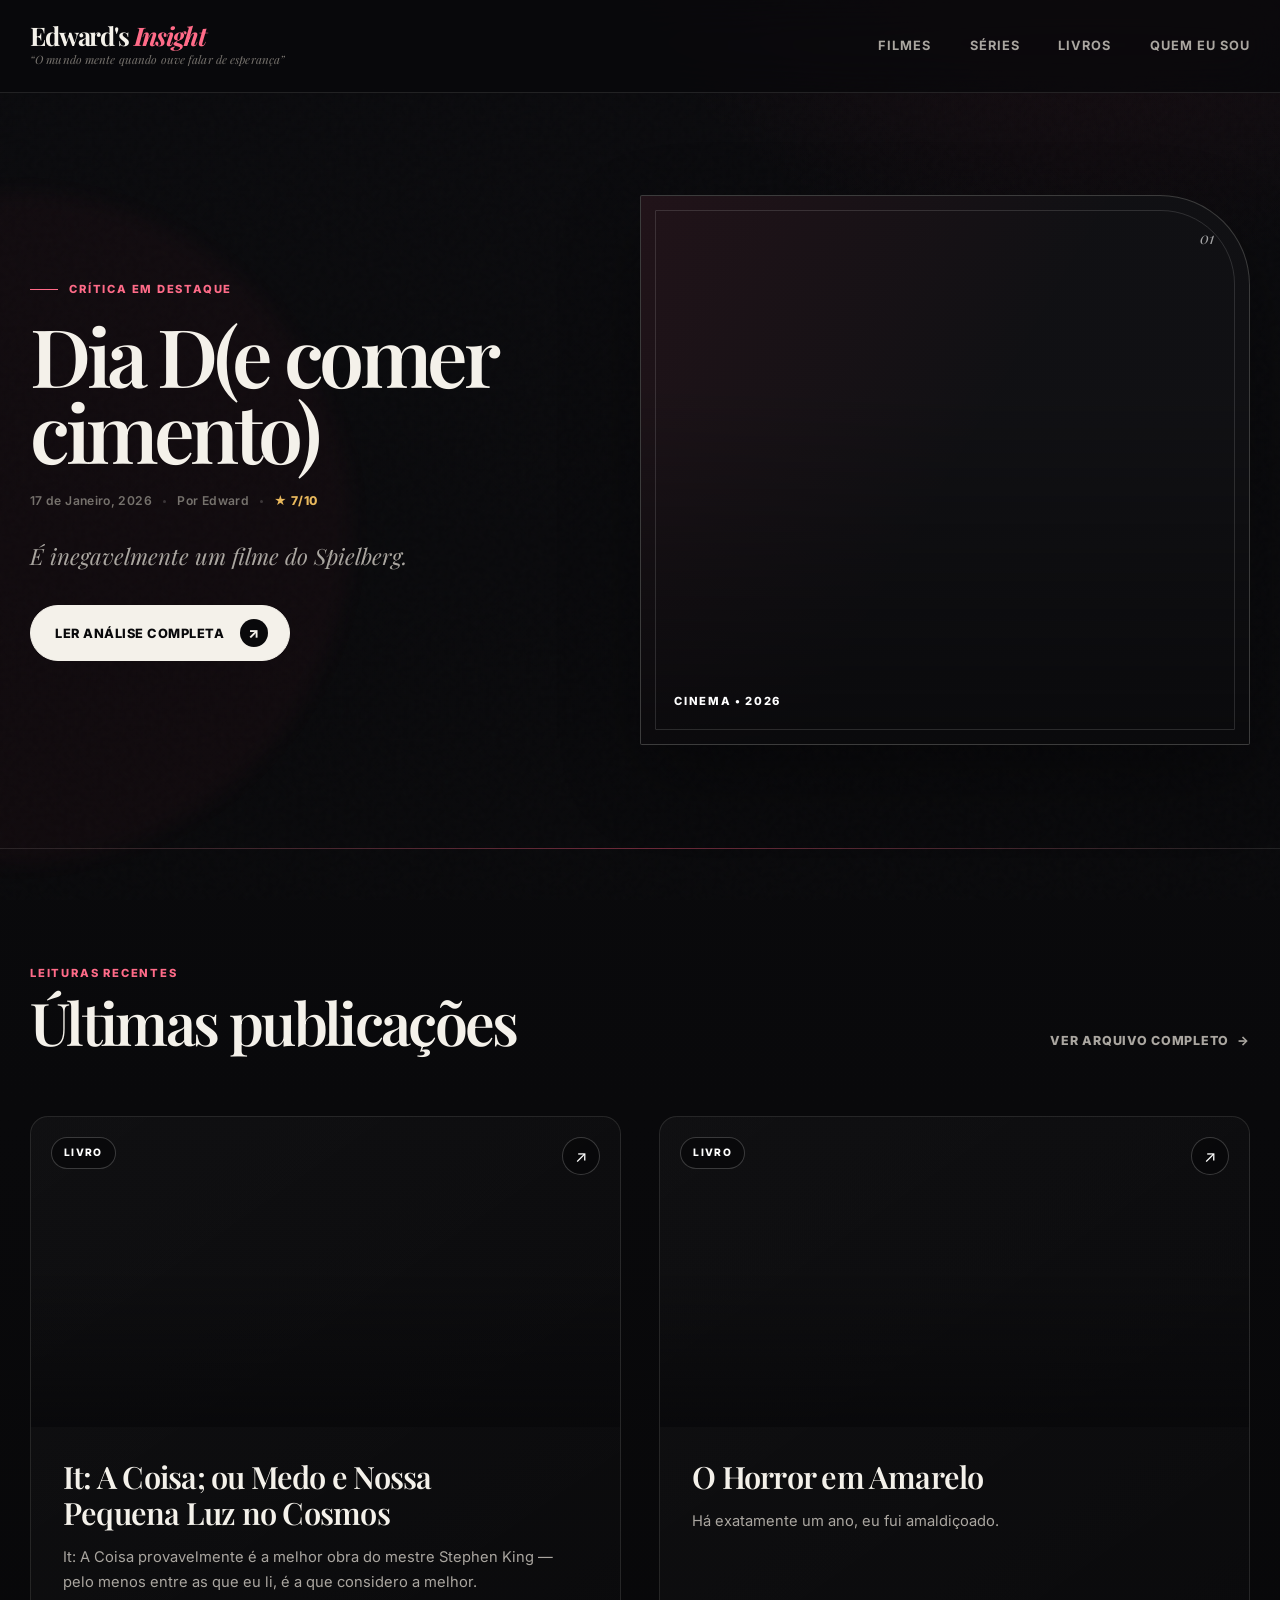
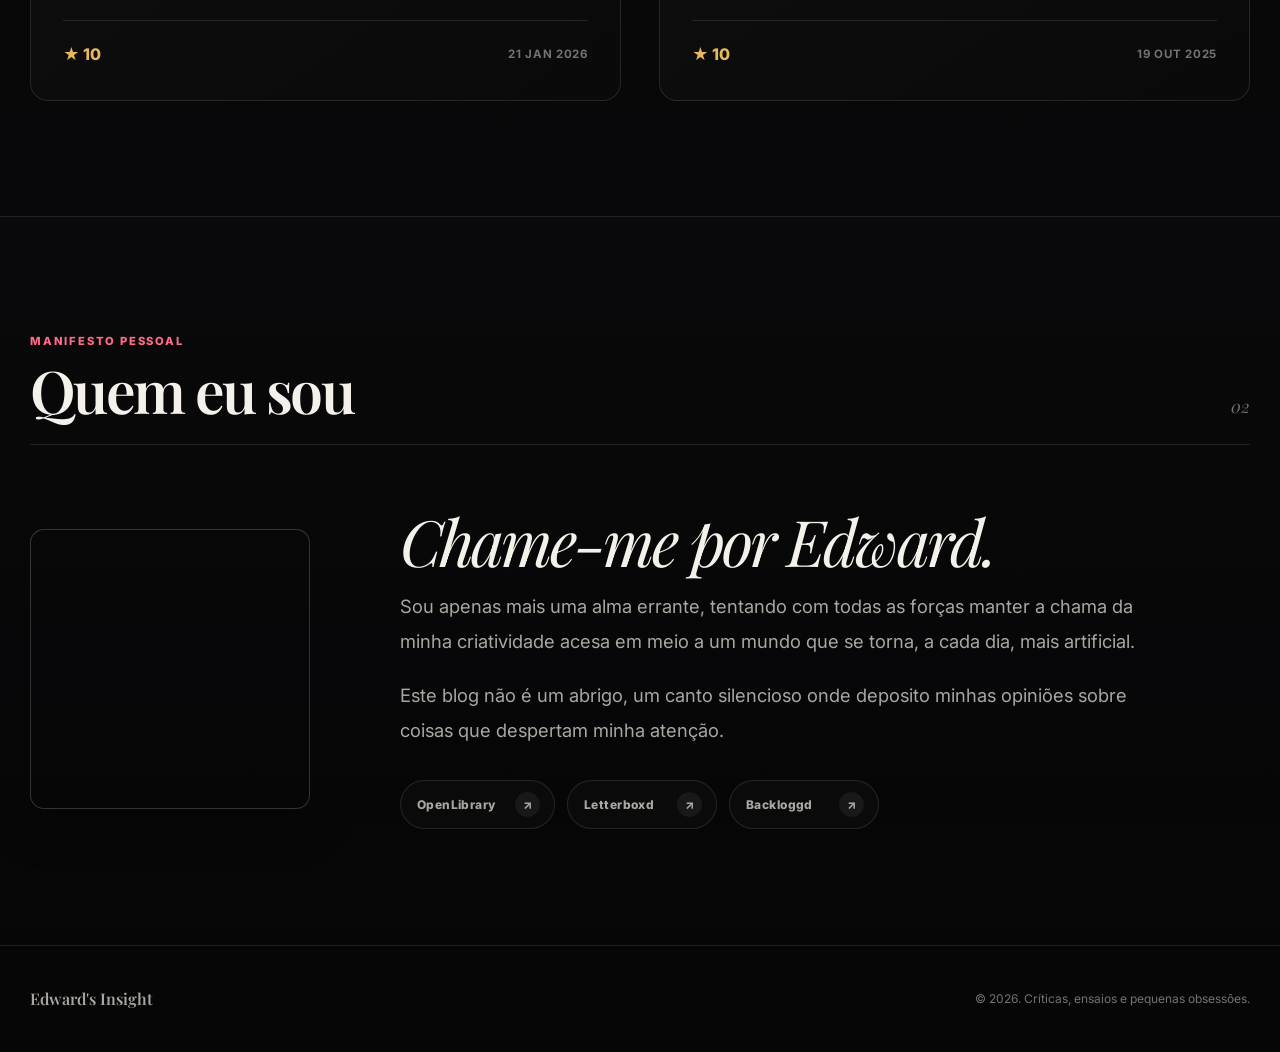
<file: index.html>
<!DOCTYPE html>
<html lang="pt-BR">
<head>
    <meta charset="UTF-8">
    <meta name="viewport" content="width=device-width, initial-scale=1.0">
    <meta name="theme-color" content="#09090b">
    <meta name="description" content="Edward's Insight — críticas e ensaios sobre filmes, séries, livros e cultura.">
    <title>Edward's Insight</title>
    <link rel="preconnect" href="https://fonts.googleapis.com">
    <link rel="preconnect" href="https://fonts.gstatic.com" crossorigin>
    <link href="https://fonts.googleapis.com/css2?family=Inter:wght@400;500;600;700;800&family=Playfair+Display:ital,wght@0,600;0,700;1,600&display=swap" rel="stylesheet">
    <link rel="stylesheet" href="style.css">
</head>
<body>
    <a class="skip-link" href="#conteudo">Pular para o conteúdo</a>
    <div class="ambient-glow" aria-hidden="true"></div>

    <header class="site-header">
        <div class="container nav-container">
            <div class="header-brand">
                <a href="index.html" class="logo" aria-label="Edward's Insight — página inicial">
                    Edward's <span>Insight</span>
                </a>
                <span class="citacao">“O mundo mente quando ouve falar de esperança”</span>
            </div>

            <nav class="menu" id="menu-principal" aria-label="Navegação principal">
                <a href="publicacoes.html?tag=filme">Filmes</a>
                <a href="publicacoes.html?tag=serie">Séries</a>
                <a href="publicacoes.html?tag=livro">Livros</a>
                <a href="#quem-sou-eu">Quem eu sou</a>
            </nav>

            <button class="menu-toggle" type="button" aria-label="Abrir menu" aria-controls="menu-principal" aria-expanded="false">
                <span></span>
                <span></span>
                <span></span>
            </button>
        </div>
    </header>

    <main id="conteudo">
        <section class="hero-shell">
            <div class="container hero">
                <div class="hero-grid">
                    <div class="hero-copy">
                        <p class="eyebrow"><span></span> Crítica em destaque</p>
                        <h1 class="hero-titulo">Dia D(e comer cimento)</h1>
                        <div class="meta" aria-label="Informações da publicação">
                            <span>17 de Janeiro, 2026</span>
                            <span class="meta-separator" aria-hidden="true"></span>
                            <span>Por Edward</span>
                            <span class="meta-separator" aria-hidden="true"></span>
                            <span class="nota">★ 7/10</span>
                        </div>
                        <p class="hero-resumo">É inegavelmente um filme do Spielberg.</p>
                        <a href="artigos/dia-d.html" class="btn">
                            Ler análise completa
                            <span aria-hidden="true">↗</span>
                        </a>
                    </div>

                    <a href="artigos/dia-d.html" class="hero-img-wrapper" aria-label="Ler Dia D(e comer cimento)">
                        <div class="hero-img" style="background-image: url('https://m.media-amazon.com/images/M/MV5BZDMzMDNiZDItYmM2MC00ZWEzLTliZDAtMGZjNTE2ZjVjYmJkXkEyXkFqcGc@._V1_FMjpg_UX1000_.jpg');"></div>
                        <div class="hero-img-overlay"></div>
                        <span class="hero-index" aria-hidden="true">01</span>
                        <span class="hero-image-label">Cinema • 2026</span>
                    </a>
                </div>
            </div>
        </section>

        <section class="container secao-conteudo" aria-labelledby="ultimas-publicacoes">
            <div class="secao-header">
                <div>
                    <p class="section-kicker">Leituras recentes</p>
                    <h2 class="secao-titulo" id="ultimas-publicacoes">Últimas publicações</h2>
                </div>
                <a href="publicacoes.html" class="secao-link">Ver arquivo completo <span aria-hidden="true">→</span></a>
            </div>

            <div class="grid-criticas">
                <article class="card">
                    <a href="artigos/it-serie.html" class="card-link">
                        <div class="card-img" style="background-image: url('https://blogger.googleusercontent.com/img/b/R29vZ2xl/AVvXsEgFKUwnUkqNeAth1HgjTE02t_tDlfTXIJB0loju9uPDyCNITVh2ySRMK10zmA19sbYZz03EWnmIUHeQOFtm_yA51IrLAlcfj9njVxH4b0obHz_Ozd2uHpbK78REOrAnr-iMw5kouBTcJn1EtJ16XWh7wxf2cvPBUgOrG4vjLDAB_hctxl1NTqbbFlYAZB8S/s1600/1000033085.jpg');">
                            <span class="card-tag">Livro</span>
                            <span class="card-arrow" aria-hidden="true">↗</span>
                        </div>
                        <div class="card-content">
                            <h3 class="card-titulo">It: A Coisa; ou Medo e Nossa Pequena Luz no Cosmos</h3>
                            <p class="card-resumo">It: A Coisa provavelmente é a melhor obra do mestre Stephen King — pelo menos entre as que eu li, é a que considero a melhor.</p>
                            <div class="card-footer">
                                <span class="nota">★ 10</span>
                                <time class="card-data" datetime="2026-01-21">21 Jan 2026</time>
                            </div>
                        </div>
                    </a>
                </article>

                <article class="card">
                    <a href="artigos/horror-em-amarelo.html" class="card-link">
                        <div class="card-img" style="background-image: url('https://blogger.googleusercontent.com/img/b/R29vZ2xl/AVvXsEiFDnD8z67GGnF-s6hKpj_prEW8hQm7ewB-X1jtVSBGwHzGWJQbJ6jT2U1hAUmMNIXkS3K8GuqwLOHyX2R-pKJ4xU77IoP63W0wJTDqHqoehyb1eLx3AXzcw4Y2yngd91Ul8_TxpV7jS0K-itjn5jR6amAvORm_9KVlvcJJZdZ10aA51wvpXo13y38NTB_N/s1536/1000198270.png');">
                            <span class="card-tag">Livro</span>
                            <span class="card-arrow" aria-hidden="true">↗</span>
                        </div>
                        <div class="card-content">
                            <h3 class="card-titulo">O Horror em Amarelo</h3>
                            <p class="card-resumo">Há exatamente um ano, eu fui amaldiçoado.</p>
                            <div class="card-footer">
                                <span class="nota">★ 10</span>
                                <time class="card-data" datetime="2025-10-19">19 Out 2025</time>
                            </div>
                        </div>
                    </a>
                </article>
            </div>
        </section>

        <section id="quem-sou-eu" class="about-shell">
            <div class="container secao-conteudo sobre-section">
                <div class="secao-header about-heading">
                    <div>
                        <p class="section-kicker">Manifesto pessoal</p>
                        <h2 class="secao-titulo">Quem eu sou</h2>
                    </div>
                    <span class="section-number" aria-hidden="true">02</span>
                </div>

                <div class="sobre-grid">
                    <div class="perfil-frame">
                        <div class="perfil-img" role="img" aria-label="Retrato de Edward" style="background-image: url('https://i.ibb.co/C5Znq2pF/IMG-20260616-191210-023.jpg');"></div>
                    </div>
                    <div class="sobre-conteudo">
                        <p class="sobre-destaque">Chame-me por Edward.</p>
                        <p class="sobre-texto">Sou apenas mais uma alma errante, tentando com todas as forças manter a chama da minha criatividade acesa em meio a um mundo que se torna, a cada dia, mais artificial.</p>
                        <p class="sobre-texto">Este blog não é um abrigo, um canto silencioso onde deposito minhas opiniões sobre coisas que despertam minha atenção.</p>
                        <div class="redes-sociais" aria-label="Redes sociais">
                            <a href="https://openlibrary.org/people/edward_a_gall/books/already-read" target="_blank" rel="noopener noreferrer" class="btn-social"><span>OpenLibrary</span><span aria-hidden="true">↗</span></a>
                            <a href="https://letterboxd.com/Edward_AGall/" target="_blank" rel="noopener noreferrer" class="btn-social"><span>Letterboxd</span><span aria-hidden="true">↗</span></a>
                            <a href="https://bckl.gg/o9Wh" class="btn-social"><span>Backloggd</span><span aria-hidden="true">↗</span></a>
                        </div>
                    </div>
                </div>
            </div>
        </section>
    </main>

    <footer>
        <div class="container footer-content">
            <a href="index.html" class="footer-logo">Edward's Insight</a>
            <p>&copy; 2026. Críticas, ensaios e pequenas obsessões.</p>
        </div>
    </footer>

    <script>
        const menuToggle = document.querySelector('.menu-toggle');
        const menu = document.querySelector('.menu');

        function closeMenu() {
            menu?.classList.remove('active');
            menuToggle?.classList.remove('active');
            menuToggle?.setAttribute('aria-expanded', 'false');
            menuToggle?.setAttribute('aria-label', 'Abrir menu');
        }

        menuToggle?.addEventListener('click', () => {
            const isOpen = menu?.classList.toggle('active');
            menuToggle.classList.toggle('active', isOpen);
            menuToggle.setAttribute('aria-expanded', String(isOpen));
            menuToggle.setAttribute('aria-label', isOpen ? 'Fechar menu' : 'Abrir menu');
        });

        menu?.querySelectorAll('a').forEach(link => link.addEventListener('click', closeMenu));
        document.addEventListener('keydown', event => {
            if (event.key === 'Escape') closeMenu();
        });
    </script>
</body>
</html>
</file>
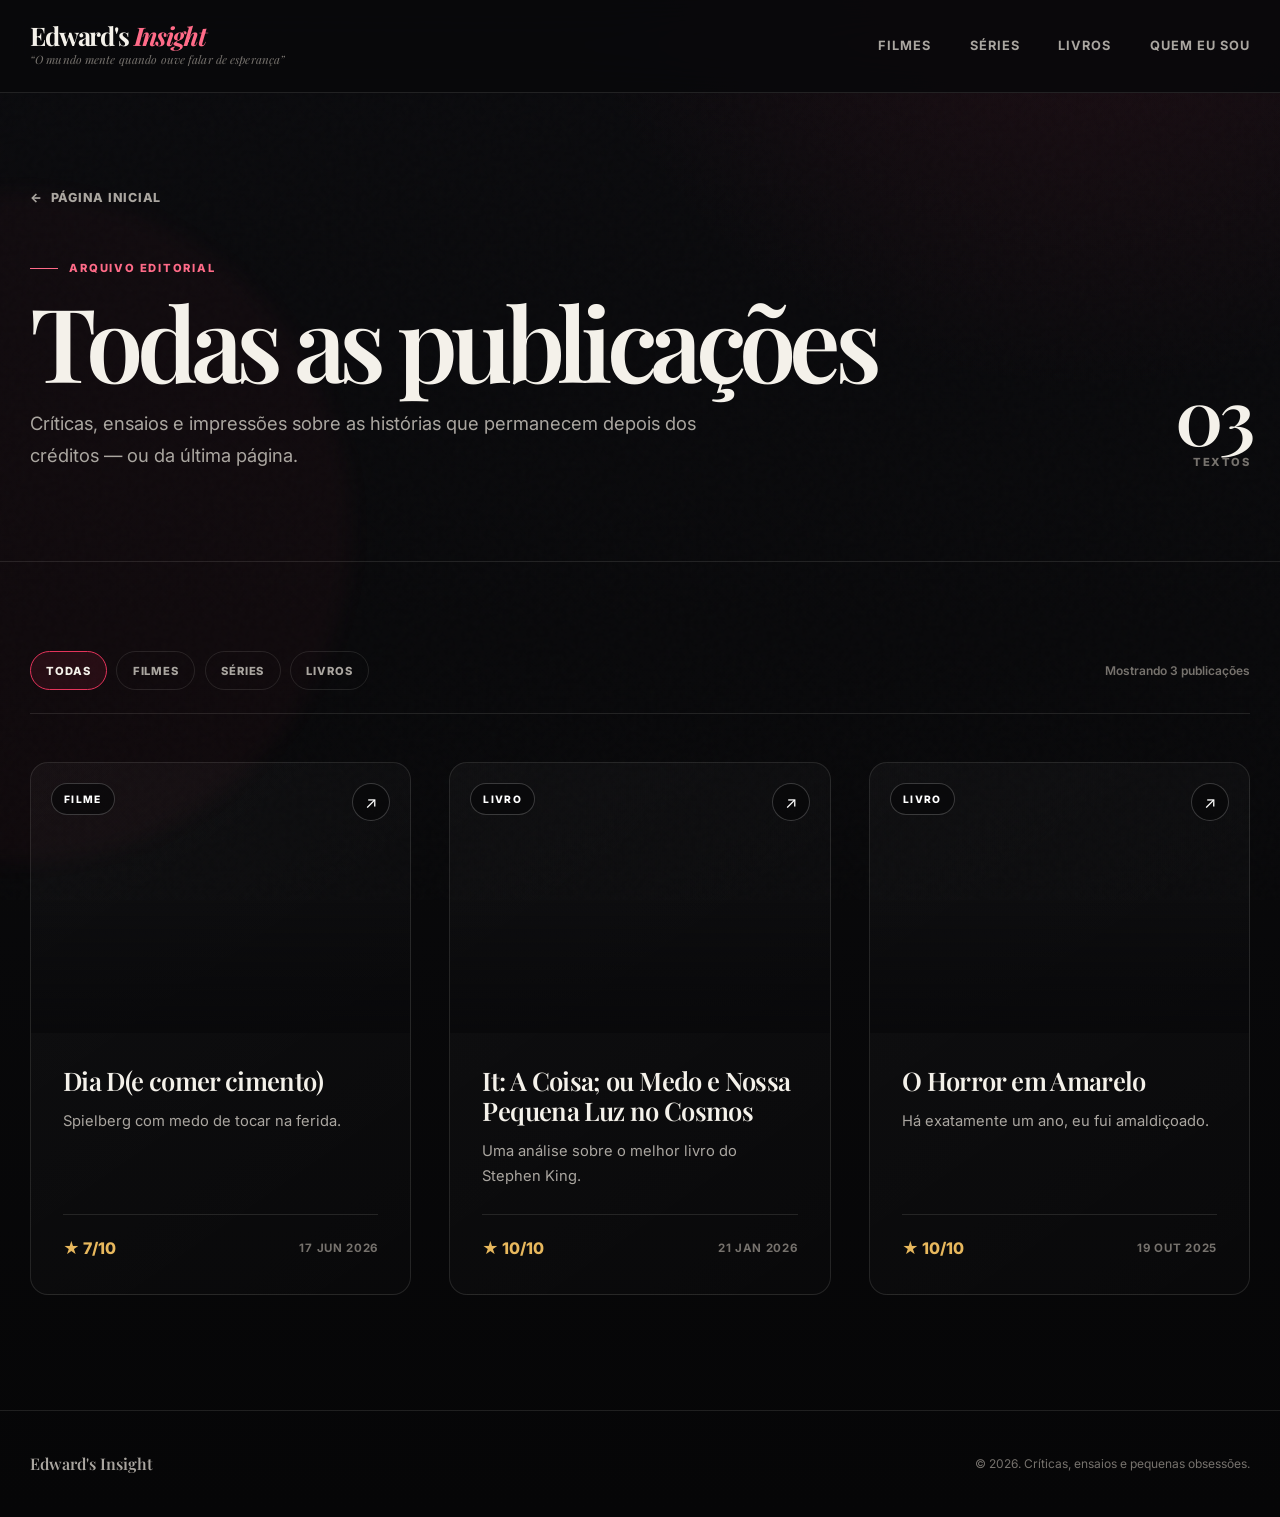
<file: publicacoes.html>
<!DOCTYPE html>
<html lang="pt-BR">
<head>
    <meta charset="UTF-8">
    <meta name="viewport" content="width=device-width, initial-scale=1.0">
    <meta name="theme-color" content="#09090b">
    <meta name="description" content="Arquivo de críticas e ensaios do Edward's Insight.">
    <title>Todas as Publicações | Edward's Insight</title>
    <link rel="preconnect" href="https://fonts.googleapis.com">
    <link rel="preconnect" href="https://fonts.gstatic.com" crossorigin>
    <link href="https://fonts.googleapis.com/css2?family=Inter:wght@400;500;600;700;800&family=Playfair+Display:ital,wght@0,600;0,700;1,600&display=swap" rel="stylesheet">
    <link rel="stylesheet" href="style.css">
</head>
<body class="feed-page">
    <a class="skip-link" href="#conteudo">Pular para o conteúdo</a>
    <div class="ambient-glow" aria-hidden="true"></div>

    <header class="site-header">
        <div class="container nav-container">
            <div class="header-brand">
                <a href="index.html" class="logo" aria-label="Edward's Insight — página inicial">
                    Edward's <span>Insight</span>
                </a>
                <span class="citacao">“O mundo mente quando ouve falar de esperança”</span>
            </div>

            <nav class="menu" id="menu-principal" aria-label="Navegação principal">
                <a href="publicacoes.html?tag=filme" data-nav-tag="filme">Filmes</a>
                <a href="publicacoes.html?tag=serie" data-nav-tag="serie">Séries</a>
                <a href="publicacoes.html?tag=livro" data-nav-tag="livro">Livros</a>
                <a href="index.html#quem-sou-eu">Quem eu sou</a>
            </nav>

            <button class="menu-toggle" type="button" aria-label="Abrir menu" aria-controls="menu-principal" aria-expanded="false">
                <span></span>
                <span></span>
                <span></span>
            </button>
        </div>
    </header>

    <main id="conteudo">
        <section class="archive-hero">
            <div class="container">
                <a href="index.html" class="breadcrumb"><span aria-hidden="true">←</span> Página inicial</a>
                <div class="archive-heading">
                    <div>
                        <p class="eyebrow"><span></span> Arquivo editorial</p>
                        <h1 class="archive-title">Todas as publicações</h1>
                        <p class="archive-description">Críticas, ensaios e impressões sobre as histórias que permanecem depois dos créditos — ou da última página.</p>
                    </div>
                    <span class="archive-count" aria-label="3 publicações"><strong>03</strong> textos</span>
                </div>
            </div>
        </section>

        <section class="container archive-content" aria-labelledby="titulo-feed">
            <div class="archive-toolbar">
                <h2 class="sr-only" id="titulo-feed">Lista de publicações</h2>
                <div class="filter-list" aria-label="Filtrar publicações">
                    <a href="publicacoes.html" class="filter-chip" data-filter="todas">Todas</a>
                    <a href="publicacoes.html?tag=filme" class="filter-chip" data-filter="filme">Filmes</a>
                    <a href="publicacoes.html?tag=serie" class="filter-chip" data-filter="serie">Séries</a>
                    <a href="publicacoes.html?tag=livro" class="filter-chip" data-filter="livro">Livros</a>
                </div>
                <p class="filter-status" aria-live="polite">Mostrando todas as publicações</p>
            </div>

            <div class="grid-criticas archive-grid">
                <article class="card" data-tag="filme">
                    <a href="artigos/dia-d.html" class="card-link">
                        <div class="card-img" style="background-image: url('https://m.media-amazon.com/images/M/MV5BZDMzMDNiZDItYmM2MC00ZWEzLTliZDAtMGZjNTE2ZjVjYmJkXkEyXkFqcGc@._V1_FMjpg_UX1000_.jpg');">
                            <span class="card-tag">Filme</span>
                            <span class="card-arrow" aria-hidden="true">↗</span>
                        </div>
                        <div class="card-content">
                            <h3 class="card-titulo">Dia D(e comer cimento)</h3>
                            <p class="card-resumo">Spielberg com medo de tocar na ferida.</p>
                            <div class="card-footer">
                                <span class="nota">★ 7/10</span>
                                <time class="card-data" datetime="2026-06-17">17 Jun 2026</time>
                            </div>
                        </div>
                    </a>
                </article>

                <article class="card" data-tag="livro">
                    <a href="artigos/it-serie.html" class="card-link">
                        <div class="card-img" style="background-image: url('https://blogger.googleusercontent.com/img/b/R29vZ2xl/AVvXsEgFKUwnUkqNeAth1HgjTE02t_tDlfTXIJB0loju9uPDyCNITVh2ySRMK10zmA19sbYZz03EWnmIUHeQOFtm_yA51IrLAlcfj9njVxH4b0obHz_Ozd2uHpbK78REOrAnr-iMw5kouBTcJn1EtJ16XWh7wxf2cvPBUgOrG4vjLDAB_hctxl1NTqbbFlYAZB8S/s1600/1000033085.jpg');">
                            <span class="card-tag">Livro</span>
                            <span class="card-arrow" aria-hidden="true">↗</span>
                        </div>
                        <div class="card-content">
                            <h3 class="card-titulo">It: A Coisa; ou Medo e Nossa Pequena Luz no Cosmos</h3>
                            <p class="card-resumo">Uma análise sobre o melhor livro do Stephen King.</p>
                            <div class="card-footer">
                                <span class="nota">★ 10/10</span>
                                <time class="card-data" datetime="2026-01-21">21 Jan 2026</time>
                            </div>
                        </div>
                    </a>
                </article>

                <article class="card" data-tag="livro">
                    <a href="artigos/horror-em-amarelo.html" class="card-link">
                        <div class="card-img" style="background-image: url('https://blogger.googleusercontent.com/img/b/R29vZ2xl/AVvXsEiFDnD8z67GGnF-s6hKpj_prEW8hQm7ewB-X1jtVSBGwHzGWJQbJ6jT2U1hAUmMNIXkS3K8GuqwLOHyX2R-pKJ4xU77IoP63W0wJTDqHqoehyb1eLx3AXzcw4Y2yngd91Ul8_TxpV7jS0K-itjn5jR6amAvORm_9KVlvcJJZdZ10aA51wvpXo13y38NTB_N/s1536/1000198270.png');">
                            <span class="card-tag">Livro</span>
                            <span class="card-arrow" aria-hidden="true">↗</span>
                        </div>
                        <div class="card-content">
                            <h3 class="card-titulo">O Horror em Amarelo</h3>
                            <p class="card-resumo">Há exatamente um ano, eu fui amaldiçoado.</p>
                            <div class="card-footer">
                                <span class="nota">★ 10/10</span>
                                <time class="card-data" datetime="2025-10-19">19 Out 2025</time>
                            </div>
                        </div>
                    </a>
                </article>
            </div>

            <div class="empty-state" hidden>
                <span class="empty-symbol" aria-hidden="true">✦</span>
                <h2>Nenhuma publicação por aqui — ainda.</h2>
                <p>Esta categoria aguarda sua primeira história.</p>
                <a href="publicacoes.html" class="secao-link">Ver todas as publicações →</a>
            </div>
        </section>
    </main>

    <footer>
        <div class="container footer-content">
            <a href="index.html" class="footer-logo">Edward's Insight</a>
            <p>&copy; 2026. Críticas, ensaios e pequenas obsessões.</p>
        </div>
    </footer>

    <script>
        const menuToggle = document.querySelector('.menu-toggle');
        const menu = document.querySelector('.menu');

        function closeMenu() {
            menu?.classList.remove('active');
            menuToggle?.classList.remove('active');
            menuToggle?.setAttribute('aria-expanded', 'false');
            menuToggle?.setAttribute('aria-label', 'Abrir menu');
        }

        menuToggle?.addEventListener('click', () => {
            const isOpen = menu?.classList.toggle('active');
            menuToggle.classList.toggle('active', isOpen);
            menuToggle.setAttribute('aria-expanded', String(isOpen));
            menuToggle.setAttribute('aria-label', isOpen ? 'Fechar menu' : 'Abrir menu');
        });

        menu?.querySelectorAll('a').forEach(link => link.addEventListener('click', closeMenu));
        document.addEventListener('keydown', event => {
            if (event.key === 'Escape') closeMenu();
        });

        window.addEventListener('DOMContentLoaded', () => {
            const params = new URLSearchParams(window.location.search);
            const tag = params.get('tag');
            const validTags = ['filme', 'serie', 'livro'];
            const activeFilter = validTags.includes(tag) ? tag : 'todas';
            const labels = { filme: 'filmes', serie: 'séries', livro: 'livros' };
            const cards = [...document.querySelectorAll('.card[data-tag]')];
            const title = document.querySelector('.archive-title');
            const description = document.querySelector('.archive-description');
            const status = document.querySelector('.filter-status');
            const count = document.querySelector('.archive-count strong');
            const grid = document.querySelector('.archive-grid');
            const emptyState = document.querySelector('.empty-state');

            document.querySelectorAll('.filter-chip').forEach(chip => {
                const isActive = chip.dataset.filter === activeFilter;
                chip.classList.toggle('active', isActive);
                if (isActive) chip.setAttribute('aria-current', 'page');
            });

            document.querySelectorAll('[data-nav-tag]').forEach(link => {
                if (link.dataset.navTag === activeFilter) link.setAttribute('aria-current', 'page');
            });

            const visibleCards = cards.filter(card => {
                const shouldShow = activeFilter === 'todas' || card.dataset.tag === activeFilter;
                card.hidden = !shouldShow;
                return shouldShow;
            });

            const amount = visibleCards.length;
            count.textContent = String(amount).padStart(2, '0');
            document.querySelector('.archive-count').setAttribute('aria-label', `${amount} ${amount === 1 ? 'publicação' : 'publicações'}`);

            if (activeFilter !== 'todas') {
                const category = labels[activeFilter];
                title.textContent = category.charAt(0).toUpperCase() + category.slice(1);
                description.textContent = `Todas as publicações da categoria ${category}, reunidas em um só lugar.`;
                status.textContent = `Mostrando ${amount} ${amount === 1 ? 'publicação' : 'publicações'} em ${category}`;
                document.title = `${title.textContent} | Edward's Insight`;
            } else {
                status.textContent = `Mostrando ${amount} ${amount === 1 ? 'publicação' : 'publicações'}`;
            }

            const hasResults = amount > 0;
            grid.hidden = !hasResults;
            emptyState.hidden = hasResults;
        });
    </script>
</body>
</html>
</file>
<file: style.css>
:root {
    --bg-principal: #09090b;
    --bg-profundo: #060607;
    --bg-elevado: #111114;
    --bg-card: rgba(20, 20, 24, 0.82);
    --texto-principal: #f4f1ea;
    --texto-secundario: #aaa6a0;
    --texto-suave: #76726d;
    --sotaque: #e4345b;
    --sotaque-claro: #ff6b88;
    --sotaque-glow: rgba(228, 52, 91, 0.18);
    --dourado: #e8b85d;
    --borda: rgba(244, 241, 234, 0.11);
    --borda-forte: rgba(244, 241, 234, 0.19);
    --fonte-padrao: 'Inter', -apple-system, BlinkMacSystemFont, 'Segoe UI', sans-serif;
    --fonte-destaque: 'Playfair Display', Georgia, serif;
    --sombra-card: 0 30px 80px rgba(0, 0, 0, 0.32);
    --raio: 18px;
    --container: 1220px;
}

*,
*::before,
*::after {
    box-sizing: border-box;
    margin: 0;
    padding: 0;
}

html {
    scroll-behavior: smooth;
    scroll-padding-top: 110px;
}

body {
    min-height: 100vh;
    overflow-x: hidden;
    background:
        radial-gradient(circle at 85% -10%, rgba(228, 52, 91, 0.11), transparent 34rem),
        linear-gradient(180deg, #0b0b0e 0%, var(--bg-principal) 42%, var(--bg-profundo) 100%);
    color: var(--texto-principal);
    font-family: var(--fonte-padrao);
    font-size: 16px;
    line-height: 1.65;
    -webkit-font-smoothing: antialiased;
    text-rendering: optimizeLegibility;
}

body::before {
    content: '';
    position: fixed;
    inset: 0;
    z-index: -2;
    opacity: 0.13;
    pointer-events: none;
    background-image: url("data:image/svg+xml,%3Csvg viewBox='0 0 180 180' xmlns='http://www.w3.org/2000/svg'%3E%3Cfilter id='n'%3E%3CfeTurbulence type='fractalNoise' baseFrequency='.85' numOctaves='3' stitchTiles='stitch'/%3E%3C/filter%3E%3Crect width='100%25' height='100%25' filter='url(%23n)' opacity='.14'/%3E%3C/svg%3E");
}

::selection {
    background: var(--sotaque);
    color: #fff;
}

a {
    color: inherit;
    text-decoration: none;
}

button,
a {
    -webkit-tap-highlight-color: transparent;
}

img {
    max-width: 100%;
}

[hidden] {
    display: none !important;
}

.container {
    width: min(100% - 3rem, var(--container));
    margin-inline: auto;
}

.sr-only {
    position: absolute;
    width: 1px;
    height: 1px;
    padding: 0;
    margin: -1px;
    overflow: hidden;
    clip: rect(0, 0, 0, 0);
    white-space: nowrap;
    border: 0;
}

.skip-link {
    position: fixed;
    top: 1rem;
    left: 1rem;
    z-index: 1000;
    padding: 0.75rem 1rem;
    border-radius: 10px;
    background: var(--texto-principal);
    color: var(--bg-principal);
    font-size: 0.85rem;
    font-weight: 700;
    transform: translateY(-160%);
    transition: transform 0.2s ease;
}

.skip-link:focus {
    transform: translateY(0);
}

.ambient-glow {
    position: fixed;
    top: 12rem;
    left: -20rem;
    z-index: -1;
    width: 42rem;
    height: 42rem;
    border-radius: 50%;
    background: rgba(228, 52, 91, 0.035);
    filter: blur(10px);
    pointer-events: none;
}

/* Header */
.site-header {
    position: sticky;
    top: 0;
    z-index: 100;
    border-bottom: 1px solid var(--borda);
    background: rgba(9, 9, 11, 0.76);
    backdrop-filter: blur(22px) saturate(1.25);
    -webkit-backdrop-filter: blur(22px) saturate(1.25);
}

.nav-container {
    display: flex;
    align-items: center;
    justify-content: space-between;
    min-height: 92px;
    gap: 2rem;
}

.header-brand {
    display: flex;
    flex-direction: column;
    gap: 0.12rem;
}

.logo {
    width: fit-content;
    font-family: var(--fonte-destaque);
    font-size: clamp(1.35rem, 2vw, 1.72rem);
    font-weight: 700;
    letter-spacing: -0.045em;
    line-height: 1;
}

.logo span {
    color: var(--sotaque-claro);
    font-style: italic;
}

.citacao {
    color: var(--texto-suave);
    font-family: var(--fonte-destaque);
    font-size: 0.72rem;
    font-style: italic;
    letter-spacing: 0.01em;
}

.menu {
    display: flex;
    align-items: center;
    gap: clamp(1.5rem, 3vw, 2.75rem);
}

.menu a {
    position: relative;
    padding-block: 0.5rem;
    color: var(--texto-secundario);
    font-size: 0.8rem;
    font-weight: 700;
    letter-spacing: 0.08em;
    text-transform: uppercase;
    transition: color 0.25s ease;
}

.menu a::after {
    content: '';
    position: absolute;
    right: 0;
    bottom: 0;
    left: 0;
    height: 1px;
    background: var(--sotaque);
    transform: scaleX(0);
    transform-origin: right;
    transition: transform 0.3s ease;
}

.menu a:hover,
.menu a:focus-visible,
.menu a[aria-current='page'] {
    color: var(--texto-principal);
}

.menu a:hover::after,
.menu a:focus-visible::after,
.menu a[aria-current='page']::after {
    transform: scaleX(1);
    transform-origin: left;
}

.menu-toggle {
    display: none;
    width: 44px;
    height: 44px;
    border: 1px solid var(--borda);
    border-radius: 50%;
    background: rgba(255, 255, 255, 0.025);
    cursor: pointer;
    align-items: center;
    justify-content: center;
    flex-direction: column;
    gap: 5px;
}

.menu-toggle span {
    width: 18px;
    height: 1px;
    background: var(--texto-principal);
    transition: transform 0.25s ease, opacity 0.2s ease;
}

.menu-toggle.active span:nth-child(1) {
    transform: translateY(6px) rotate(45deg);
}

.menu-toggle.active span:nth-child(2) {
    opacity: 0;
}

.menu-toggle.active span:nth-child(3) {
    transform: translateY(-6px) rotate(-45deg);
}

/* Hero */
.hero-shell {
    position: relative;
    border-bottom: 1px solid var(--borda);
}

.hero-shell::after {
    content: '';
    position: absolute;
    right: 0;
    bottom: -1px;
    left: 0;
    height: 1px;
    background: linear-gradient(90deg, transparent, rgba(228, 52, 91, 0.38), transparent);
}

.hero {
    padding-block: clamp(4rem, 8vw, 7.5rem);
}

.hero-grid {
    display: grid;
    grid-template-columns: minmax(0, 0.92fr) minmax(420px, 1.08fr);
    align-items: center;
    gap: clamp(3rem, 7vw, 7rem);
}

.hero-copy {
    position: relative;
    z-index: 2;
}

.eyebrow,
.section-kicker {
    display: flex;
    align-items: center;
    gap: 0.7rem;
    color: var(--sotaque-claro);
    font-size: 0.7rem;
    font-weight: 800;
    letter-spacing: 0.16em;
    text-transform: uppercase;
}

.eyebrow span {
    width: 28px;
    height: 1px;
    background: currentColor;
}

.hero-titulo {
    max-width: 10ch;
    margin-block: 1.15rem 1.35rem;
    font-family: var(--fonte-destaque);
    font-size: clamp(3.2rem, 6.3vw, 6.25rem);
    font-weight: 600;
    letter-spacing: -0.055em;
    line-height: 0.95;
    text-wrap: balance;
}

.meta {
    display: flex;
    align-items: center;
    flex-wrap: wrap;
    gap: 0.7rem;
    color: var(--texto-suave);
    font-size: 0.76rem;
    font-weight: 600;
    letter-spacing: 0.03em;
}

.meta-separator {
    width: 3px;
    height: 3px;
    border-radius: 50%;
    background: var(--borda-forte);
}

.nota {
    color: var(--dourado);
    font-weight: 800;
}

.hero-resumo {
    max-width: 34rem;
    margin-block: 1.7rem 2rem;
    color: var(--texto-secundario);
    font-family: var(--fonte-destaque);
    font-size: clamp(1.15rem, 1.8vw, 1.4rem);
    font-style: italic;
    line-height: 1.55;
}

.btn {
    display: inline-flex;
    align-items: center;
    justify-content: center;
    gap: 1rem;
    min-height: 52px;
    padding: 0.8rem 1.3rem 0.8rem 1.5rem;
    border: 1px solid var(--texto-principal);
    border-radius: 999px;
    background: var(--texto-principal);
    color: var(--bg-principal);
    font-size: 0.8rem;
    font-weight: 800;
    letter-spacing: 0.04em;
    text-transform: uppercase;
    transition: transform 0.25s ease, box-shadow 0.25s ease, background 0.25s ease;
}

.btn span {
    display: grid;
    place-items: center;
    width: 28px;
    height: 28px;
    border-radius: 50%;
    background: var(--bg-principal);
    color: var(--texto-principal);
    font-size: 0.9rem;
    transition: transform 0.25s ease;
}

.btn:hover,
.btn:focus-visible {
    transform: translateY(-3px);
    box-shadow: 0 15px 45px rgba(228, 52, 91, 0.18);
}

.btn:hover span,
.btn:focus-visible span {
    transform: rotate(45deg);
}

.hero-img-wrapper {
    position: relative;
    isolation: isolate;
    min-height: 550px;
    overflow: hidden;
    border: 1px solid var(--borda-forte);
    border-radius: 2px 90px 2px 2px;
    background: var(--bg-elevado);
    box-shadow: var(--sombra-card);
}

.hero-img-wrapper::before {
    content: '';
    position: absolute;
    inset: 14px;
    z-index: 3;
    border: 1px solid rgba(255, 255, 255, 0.13);
    border-radius: 1px 74px 1px 1px;
    pointer-events: none;
}

.hero-img {
    position: absolute;
    inset: 0;
    background-position: center 24%;
    background-size: cover;
    filter: saturate(0.82) contrast(1.04);
    transform: scale(1.01);
    transition: transform 0.8s cubic-bezier(0.2, 0.7, 0, 1), filter 0.6s ease;
}

.hero-img-wrapper:hover .hero-img,
.hero-img-wrapper:focus-visible .hero-img {
    filter: saturate(1) contrast(1.03);
    transform: scale(1.055);
}

.hero-img-overlay {
    position: absolute;
    inset: 0;
    z-index: 1;
    background:
        linear-gradient(180deg, rgba(8, 8, 10, 0.04) 35%, rgba(8, 8, 10, 0.78) 100%),
        linear-gradient(120deg, rgba(228, 52, 91, 0.08), transparent 52%);
}

.hero-index {
    position: absolute;
    top: 1.8rem;
    right: 2.2rem;
    z-index: 4;
    color: rgba(255, 255, 255, 0.62);
    font-family: var(--fonte-destaque);
    font-size: 1rem;
    font-style: italic;
}

.hero-image-label {
    position: absolute;
    bottom: 2.1rem;
    left: 2.1rem;
    z-index: 4;
    color: #fff;
    font-size: 0.7rem;
    font-weight: 800;
    letter-spacing: 0.15em;
    text-transform: uppercase;
}

/* Sections */
.secao-conteudo {
    padding-block: clamp(4.8rem, 9vw, 8rem);
}

.secao-header {
    display: flex;
    align-items: flex-end;
    justify-content: space-between;
    gap: 2rem;
    margin-bottom: clamp(2.4rem, 5vw, 4rem);
}

.section-kicker {
    margin-bottom: 0.65rem;
}

.secao-titulo {
    font-family: var(--fonte-destaque);
    font-size: clamp(2.25rem, 4.6vw, 4.3rem);
    font-weight: 600;
    letter-spacing: -0.045em;
    line-height: 1;
}

.secao-link,
.breadcrumb {
    display: inline-flex;
    align-items: center;
    gap: 0.5rem;
    color: var(--texto-secundario);
    font-size: 0.78rem;
    font-weight: 800;
    letter-spacing: 0.06em;
    text-transform: uppercase;
    transition: color 0.25s ease, gap 0.25s ease;
}

.secao-link:hover,
.secao-link:focus-visible,
.breadcrumb:hover,
.breadcrumb:focus-visible {
    gap: 0.8rem;
    color: var(--texto-principal);
}

/* Cards */
.grid-criticas {
    display: grid;
    grid-template-columns: repeat(2, minmax(0, 1fr));
    gap: clamp(1.5rem, 3vw, 2.5rem);
}

.card {
    position: relative;
    min-width: 0;
    overflow: hidden;
    border: 1px solid var(--borda);
    border-radius: var(--raio);
    background: linear-gradient(145deg, rgba(255, 255, 255, 0.035), rgba(255, 255, 255, 0.012));
    transition: transform 0.35s cubic-bezier(0.2, 0.7, 0, 1), border-color 0.3s ease, box-shadow 0.35s ease;
}

.card::after {
    content: '';
    position: absolute;
    inset: 0;
    z-index: -1;
    background: radial-gradient(circle at 80% 15%, var(--sotaque-glow), transparent 35%);
    opacity: 0;
    transition: opacity 0.35s ease;
}

.card:hover,
.card:focus-within {
    z-index: 1;
    border-color: rgba(228, 52, 91, 0.38);
    box-shadow: var(--sombra-card);
    transform: translateY(-8px);
}

.card:hover::after,
.card:focus-within::after {
    opacity: 1;
}

.card-link {
    display: flex;
    min-height: 100%;
    flex-direction: column;
}

.card-img {
    position: relative;
    min-height: 310px;
    overflow: hidden;
    background-position: center;
    background-size: cover;
    filter: saturate(0.84);
    transition: filter 0.4s ease, transform 0.6s cubic-bezier(0.2, 0.7, 0, 1);
}

.card-img::after {
    content: '';
    position: absolute;
    inset: 0;
    background: linear-gradient(180deg, rgba(8, 8, 10, 0.02) 48%, rgba(8, 8, 10, 0.76));
}

.card:hover .card-img,
.card:focus-within .card-img {
    filter: saturate(1);
    transform: scale(1.025);
}

.card-tag {
    position: absolute;
    top: 1.25rem;
    left: 1.25rem;
    z-index: 2;
    padding: 0.42rem 0.75rem;
    border: 1px solid rgba(255, 255, 255, 0.2);
    border-radius: 999px;
    background: rgba(7, 7, 9, 0.66);
    backdrop-filter: blur(12px);
    color: #fff;
    font-size: 0.64rem;
    font-weight: 800;
    letter-spacing: 0.13em;
    text-transform: uppercase;
}

.card-arrow {
    position: absolute;
    top: 1.25rem;
    right: 1.25rem;
    z-index: 2;
    display: grid;
    place-items: center;
    width: 38px;
    height: 38px;
    border: 1px solid rgba(255, 255, 255, 0.2);
    border-radius: 50%;
    background: rgba(7, 7, 9, 0.66);
    backdrop-filter: blur(12px);
    color: #fff;
    transition: background 0.25s ease, transform 0.3s ease;
}

.card:hover .card-arrow,
.card:focus-within .card-arrow {
    background: var(--sotaque);
    transform: rotate(45deg);
}

.card-content {
    display: flex;
    flex: 1;
    flex-direction: column;
    padding: clamp(1.35rem, 2.8vw, 2rem);
}

.card-titulo {
    margin-bottom: 0.85rem;
    font-family: var(--fonte-destaque);
    font-size: clamp(1.45rem, 2.4vw, 2rem);
    font-weight: 600;
    letter-spacing: -0.025em;
    line-height: 1.18;
    text-wrap: balance;
}

.card-resumo {
    display: -webkit-box;
    overflow: hidden;
    margin-bottom: 1.6rem;
    color: var(--texto-secundario);
    font-size: 0.92rem;
    line-height: 1.7;
    -webkit-box-orient: vertical;
    -webkit-line-clamp: 3;
}

.card-footer {
    display: flex;
    align-items: center;
    justify-content: space-between;
    gap: 1rem;
    margin-top: auto;
    padding-top: 1.25rem;
    border-top: 1px solid var(--borda);
}

.card-data {
    color: var(--texto-suave);
    font-size: 0.72rem;
    font-weight: 700;
    letter-spacing: 0.06em;
    text-transform: uppercase;
}

/* About */
.about-shell {
    position: relative;
    border-top: 1px solid var(--borda);
    background: linear-gradient(180deg, rgba(255, 255, 255, 0.012), rgba(255, 255, 255, 0));
}

.sobre-section {
    border-bottom: 0;
}

.about-heading {
    padding-bottom: 1.5rem;
    border-bottom: 1px solid var(--borda);
}

.section-number {
    color: var(--texto-suave);
    font-family: var(--fonte-destaque);
    font-size: 1.1rem;
    font-style: italic;
}

.sobre-grid {
    display: grid;
    grid-template-columns: minmax(240px, 280px) minmax(0, 1fr);
    align-items: center;
    gap: clamp(3rem, 7vw, 6.5rem);
}

.perfil-frame {
    position: relative;
    width: 100%;
    max-width: 280px;
    aspect-ratio: 1;
}

.perfil-frame::before {
    display: none;
}

.perfil-img {
    position: relative;
    width: 100%;
    height: 100%;
    aspect-ratio: 1;
    border: 1px solid var(--borda-forte);
    border-radius: 14px;
    background-position: center;
    background-size: cover;
    box-shadow: 0 18px 45px rgba(0, 0, 0, 0.24);
    filter: saturate(0.9) contrast(1.02);
    transition: filter 0.35s ease, transform 0.35s ease;
}

.perfil-frame:hover .perfil-img {
    filter: saturate(1) contrast(1.02);
    transform: translateY(-3px);
}

.sobre-destaque {
    margin-bottom: 1rem;
    font-family: var(--fonte-destaque);
    font-size: clamp(2.3rem, 5vw, 4.8rem);
    font-style: italic;
    letter-spacing: -0.045em;
    line-height: 1;
}

.sobre-texto {
    max-width: 47rem;
    margin-bottom: 1.2rem;
    color: var(--texto-secundario);
    font-size: clamp(1rem, 1.7vw, 1.15rem);
    line-height: 1.9;
}

.redes-sociais {
    display: flex;
    flex-wrap: wrap;
    gap: 0.75rem;
    margin-top: 2rem;
}

.btn-social {
    display: inline-flex;
    align-items: center;
    justify-content: space-between;
    gap: 1.2rem;
    min-width: 150px;
    padding: 0.7rem 0.85rem 0.7rem 1rem;
    border: 1px solid var(--borda);
    border-radius: 999px;
    background: rgba(255, 255, 255, 0.02);
    color: var(--texto-secundario);
    font-size: 0.75rem;
    font-weight: 800;
    letter-spacing: 0.04em;
    transition: color 0.25s ease, border-color 0.25s ease, background 0.25s ease;
}

.btn-social span:last-child {
    display: grid;
    place-items: center;
    width: 25px;
    height: 25px;
    border-radius: 50%;
    background: rgba(255, 255, 255, 0.06);
    transition: transform 0.25s ease;
}

.btn-social:hover,
.btn-social:focus-visible {
    border-color: rgba(228, 52, 91, 0.5);
    background: rgba(228, 52, 91, 0.07);
    color: var(--texto-principal);
}

.btn-social:hover span:last-child,
.btn-social:focus-visible span:last-child {
    transform: rotate(45deg);
}

/* Archive */
.feed-page .site-header,
.artigo-page .site-header,
.feed-page > header,
.artigo-page > header {
    position: sticky;
    top: 0;
    background: rgba(9, 9, 11, 0.88);
    backdrop-filter: blur(22px) saturate(1.25);
    -webkit-backdrop-filter: blur(22px) saturate(1.25);
}

.archive-hero {
    padding-block: clamp(3.3rem, 7vw, 6.5rem);
    border-bottom: 1px solid var(--borda);
}

.breadcrumb {
    margin-bottom: 3.2rem;
}

.archive-heading {
    display: flex;
    align-items: flex-end;
    justify-content: space-between;
    gap: 3rem;
}

.archive-title {
    margin-block: 1.1rem 1.2rem;
    font-family: var(--fonte-destaque);
    font-size: clamp(3.7rem, 8vw, 7.5rem);
    font-weight: 600;
    letter-spacing: -0.065em;
    line-height: 0.9;
    text-wrap: balance;
}

.archive-description {
    max-width: 42rem;
    color: var(--texto-secundario);
    font-size: clamp(1rem, 1.7vw, 1.15rem);
    line-height: 1.75;
}

.archive-count {
    display: flex;
    flex-direction: column;
    align-items: flex-end;
    color: var(--texto-suave);
    font-size: 0.7rem;
    font-weight: 800;
    letter-spacing: 0.13em;
    text-transform: uppercase;
}

.archive-count strong {
    color: var(--texto-principal);
    font-family: var(--fonte-destaque);
    font-size: clamp(3.5rem, 6vw, 5.7rem);
    font-weight: 600;
    letter-spacing: -0.06em;
    line-height: 1;
}

.archive-content {
    padding-block: clamp(3rem, 7vw, 6rem) clamp(5rem, 9vw, 8rem);
}

.archive-toolbar {
    display: flex;
    align-items: center;
    justify-content: space-between;
    gap: 1.5rem;
    margin-bottom: 3rem;
    padding-bottom: 1.4rem;
    border-bottom: 1px solid var(--borda);
}

.filter-list {
    display: flex;
    flex-wrap: wrap;
    gap: 0.6rem;
}

.filter-chip {
    padding: 0.58rem 0.95rem;
    border: 1px solid var(--borda);
    border-radius: 999px;
    color: var(--texto-secundario);
    font-size: 0.7rem;
    font-weight: 800;
    letter-spacing: 0.08em;
    text-transform: uppercase;
    transition: border-color 0.25s ease, color 0.25s ease, background 0.25s ease;
}

.filter-chip:hover,
.filter-chip:focus-visible,
.filter-chip.active {
    border-color: var(--sotaque);
    background: rgba(228, 52, 91, 0.1);
    color: var(--texto-principal);
}

.filter-status {
    color: var(--texto-suave);
    font-size: 0.75rem;
    font-weight: 600;
}

.archive-grid {
    grid-template-columns: repeat(3, minmax(0, 1fr));
}

.archive-grid .card-img {
    min-height: 270px;
}

.archive-grid .card-titulo {
    font-size: clamp(1.25rem, 2vw, 1.65rem);
}

.empty-state {
    padding-block: 5rem;
    text-align: center;
}

.empty-symbol {
    display: block;
    margin-bottom: 1rem;
    color: var(--sotaque);
    font-size: 2rem;
}

.empty-state h2 {
    margin-bottom: 0.7rem;
    font-family: var(--fonte-destaque);
    font-size: clamp(2rem, 4vw, 3.4rem);
    font-weight: 600;
}

.empty-state p {
    margin-bottom: 1.5rem;
    color: var(--texto-secundario);
}

/* Article pages */
.reading-progress {
    position: fixed;
    top: 0;
    left: 0;
    z-index: 300;
    width: 100%;
    height: 2px;
    pointer-events: none;
}

.reading-progress span {
    display: block;
    width: 0;
    height: 100%;
    background: linear-gradient(90deg, var(--sotaque), var(--sotaque-claro));
    box-shadow: 0 0 18px rgba(228, 52, 91, 0.5);
}

.article-hero {
    position: relative;
    padding-block: clamp(3.2rem, 7vw, 6.5rem) clamp(2.6rem, 5vw, 4.5rem);
    border-bottom: 1px solid var(--borda);
}

.article-hero::after {
    content: '';
    position: absolute;
    right: 0;
    bottom: -1px;
    left: 0;
    height: 1px;
    background: linear-gradient(90deg, transparent, rgba(228, 52, 91, 0.35), transparent);
}

.article-hero-inner {
    width: min(100%, 960px);
    margin-inline: auto;
}

.article-back {
    margin-bottom: clamp(2.3rem, 5vw, 4rem);
}

.article-category {
    display: inline-flex;
    align-items: center;
    gap: 0.65rem;
    margin-bottom: 1.15rem;
    color: var(--sotaque-claro);
    font-size: 0.68rem;
    font-weight: 800;
    letter-spacing: 0.15em;
    text-transform: uppercase;
}

.article-category::before {
    content: '';
    width: 30px;
    height: 1px;
    background: currentColor;
}

.article-title,
.artigo-titulo {
    max-width: 16ch;
    margin-bottom: 1.4rem;
    font-family: var(--fonte-destaque);
    font-size: clamp(3rem, 7vw, 6.6rem);
    font-weight: 600;
    letter-spacing: -0.06em;
    line-height: 0.98;
    text-wrap: balance;
}

.article-deck,
.artigo-subtitulo {
    max-width: 750px;
    margin-top: 1.5rem;
    color: var(--texto-secundario);
    font-family: var(--fonte-destaque);
    font-size: clamp(1.15rem, 2.2vw, 1.55rem);
    font-style: italic;
    line-height: 1.55;
}

.article-meta {
    display: flex;
    align-items: center;
    flex-wrap: wrap;
    gap: 0.7rem;
    color: var(--texto-suave);
    font-size: 0.73rem;
    font-weight: 700;
    letter-spacing: 0.05em;
    text-transform: uppercase;
}

.article-meta .nota {
    letter-spacing: 0;
}

.article-cover,
.artigo-capa {
    width: min(100% - 3rem, 1120px);
    margin: clamp(2.5rem, 6vw, 5rem) auto 0;
}

.article-cover-frame {
    position: relative;
    overflow: hidden;
    aspect-ratio: 16 / 8.5;
    border: 1px solid var(--borda-forte);
    border-radius: 24px;
    background: var(--bg-elevado);
    box-shadow: 0 35px 90px rgba(0, 0, 0, 0.38);
}

.article-cover-frame::after {
    content: '';
    position: absolute;
    inset: 0;
    pointer-events: none;
    background: linear-gradient(180deg, transparent 62%, rgba(7, 7, 9, 0.42));
}

.article-cover img,
.artigo-capa img,
.article-cover-frame img {
    display: block;
    width: 100%;
    height: 100%;
    object-fit: cover;
    object-position: center;
    filter: saturate(0.9) contrast(1.02);
}

.article-cover figcaption,
.artigo-capa figcaption {
    margin-top: 0.8rem;
    color: var(--texto-suave);
    font-size: 0.72rem;
    line-height: 1.6;
    text-align: right;
}

.article-reading-area,
.artigo-container {
    width: min(100% - 3rem, 1080px);
    margin-inline: auto;
    padding-block: clamp(4rem, 8vw, 7.5rem);
}

.article-reading-grid {
    display: grid;
    grid-template-columns: 150px minmax(0, 760px);
    justify-content: center;
    gap: clamp(2.5rem, 6vw, 5rem);
}

.article-aside {
    align-self: start;
    position: sticky;
    top: 125px;
    padding-top: 0.2rem;
}

.article-aside-label {
    display: block;
    margin-bottom: 0.55rem;
    color: var(--texto-suave);
    font-size: 0.62rem;
    font-weight: 800;
    letter-spacing: 0.12em;
    text-transform: uppercase;
}

.article-aside-value {
    display: block;
    padding-bottom: 1.1rem;
    border-bottom: 1px solid var(--borda);
    color: var(--texto-secundario);
    font-family: var(--fonte-destaque);
    font-size: 1.05rem;
    font-style: italic;
    line-height: 1.35;
}

.article-aside-group + .article-aside-group {
    margin-top: 1.1rem;
}

.article-content,
.artigo-conteudo,
.conteudo-artigo,
.post-content {
    min-width: 0;
    color: #d3d0ca;
    font-family: Georgia, 'Times New Roman', serif;
    font-size: clamp(1.05rem, 1.45vw, 1.16rem);
    line-height: 1.95;
}

.article-content > *:first-child,
.artigo-conteudo > *:first-child,
.conteudo-artigo > *:first-child,
.post-content > *:first-child {
    margin-top: 0;
}

.article-content p,
.artigo-conteudo p,
.conteudo-artigo p,
.post-content p {
    margin-block: 0 1.55em;
}

.article-content > p:first-of-type::first-letter,
.artigo-conteudo > p:first-of-type::first-letter,
.conteudo-artigo > p:first-of-type::first-letter,
.post-content > p:first-of-type::first-letter {
    float: left;
    margin: 0.1em 0.12em 0 0;
    color: var(--texto-principal);
    font-family: var(--fonte-destaque);
    font-size: 4.1em;
    font-weight: 600;
    line-height: 0.76;
}

.article-content h2,
.artigo-conteudo h2,
.conteudo-artigo h2,
.post-content h2 {
    position: relative;
    margin-block: 2.4em 0.8em;
    padding-top: 1.1rem;
    color: var(--texto-principal);
    font-family: var(--fonte-destaque);
    font-size: clamp(2rem, 4vw, 3.1rem);
    font-weight: 600;
    letter-spacing: -0.04em;
    line-height: 1.08;
}

.article-content h2::before,
.artigo-conteudo h2::before,
.conteudo-artigo h2::before,
.post-content h2::before {
    content: '';
    position: absolute;
    top: 0;
    left: 0;
    width: 42px;
    height: 1px;
    background: var(--sotaque);
}

.article-content h3,
.artigo-conteudo h3,
.conteudo-artigo h3,
.post-content h3 {
    margin-block: 2em 0.7em;
    color: var(--texto-principal);
    font-family: var(--fonte-destaque);
    font-size: clamp(1.45rem, 2.6vw, 2rem);
    font-weight: 600;
    line-height: 1.2;
}

.article-content a,
.artigo-conteudo a,
.conteudo-artigo a,
.post-content a {
    color: var(--texto-principal);
    text-decoration: underline;
    text-decoration-color: rgba(228, 52, 91, 0.7);
    text-decoration-thickness: 1px;
    text-underline-offset: 0.2em;
    transition: color 0.2s ease, text-decoration-color 0.2s ease;
}

.article-content a:hover,
.artigo-conteudo a:hover,
.conteudo-artigo a:hover,
.post-content a:hover {
    color: var(--sotaque-claro);
    text-decoration-color: currentColor;
}

.article-content strong,
.artigo-conteudo strong,
.conteudo-artigo strong,
.post-content strong {
    color: var(--texto-principal);
    font-weight: 700;
}

.article-content em,
.artigo-conteudo em,
.conteudo-artigo em,
.post-content em {
    color: #e2ded7;
}

.article-content blockquote,
.artigo-conteudo blockquote,
.conteudo-artigo blockquote,
.post-content blockquote {
    position: relative;
    margin-block: 2.4rem;
    padding: 1.2rem 0 1.2rem 2rem;
    border-left: 1px solid var(--sotaque);
    color: var(--texto-principal);
    font-family: var(--fonte-destaque);
    font-size: clamp(1.35rem, 2.5vw, 1.85rem);
    font-style: italic;
    line-height: 1.5;
}

.article-content blockquote::before,
.artigo-conteudo blockquote::before,
.conteudo-artigo blockquote::before,
.post-content blockquote::before {
    content: '“';
    position: absolute;
    top: -0.55rem;
    left: 1rem;
    color: rgba(228, 52, 91, 0.22);
    font-family: var(--fonte-destaque);
    font-size: 5rem;
    line-height: 1;
}

.article-content blockquote p,
.artigo-conteudo blockquote p,
.conteudo-artigo blockquote p,
.post-content blockquote p {
    position: relative;
    margin: 0;
}

.article-content figure,
.artigo-conteudo figure,
.conteudo-artigo figure,
.post-content figure {
    margin-block: 2.8rem;
}

.article-content img,
.artigo-conteudo img,
.conteudo-artigo img,
.post-content img {
    display: block;
    width: 100%;
    height: auto;
    border: 1px solid var(--borda);
    border-radius: 14px;
    box-shadow: 0 18px 55px rgba(0, 0, 0, 0.25);
}

.article-content figcaption,
.artigo-conteudo figcaption,
.conteudo-artigo figcaption,
.post-content figcaption {
    margin-top: 0.75rem;
    color: var(--texto-suave);
    font-family: var(--fonte-padrao);
    font-size: 0.7rem;
    line-height: 1.55;
    text-align: center;
}

.article-content ul,
.article-content ol,
.artigo-conteudo ul,
.artigo-conteudo ol,
.conteudo-artigo ul,
.conteudo-artigo ol,
.post-content ul,
.post-content ol {
    margin: 0 0 1.6rem 1.3rem;
}

.article-content li,
.artigo-conteudo li,
.conteudo-artigo li,
.post-content li {
    margin-bottom: 0.55rem;
    padding-left: 0.35rem;
}

.article-content li::marker,
.artigo-conteudo li::marker,
.conteudo-artigo li::marker,
.post-content li::marker {
    color: var(--sotaque);
}

.article-content hr,
.artigo-conteudo hr,
.conteudo-artigo hr,
.post-content hr {
    width: 80px;
    height: 1px;
    margin: 3.5rem auto;
    border: 0;
    background: linear-gradient(90deg, transparent, var(--borda-forte), transparent);
}

.article-rating {
    display: grid;
    grid-template-columns: auto 1fr;
    gap: 1.2rem;
    margin-top: 3.5rem;
    padding: 1.4rem;
    border: 1px solid var(--borda);
    border-radius: 16px;
    background: rgba(255, 255, 255, 0.018);
    font-family: var(--fonte-padrao);
}

.article-rating-score {
    display: grid;
    place-items: center;
    width: 72px;
    height: 72px;
    border: 1px solid rgba(232, 184, 93, 0.4);
    border-radius: 50%;
    color: var(--dourado);
    font-family: var(--fonte-destaque);
    font-size: 1.35rem;
    font-style: italic;
}

.article-rating h2 {
    margin: 0 0 0.25rem;
    padding: 0;
    font-family: var(--fonte-padrao);
    font-size: 0.7rem;
    font-weight: 800;
    letter-spacing: 0.12em;
    text-transform: uppercase;
}

.article-rating h2::before {
    display: none;
}

.article-rating p {
    margin: 0;
    color: var(--texto-secundario);
    font-family: var(--fonte-padrao);
    font-size: 0.86rem;
    line-height: 1.65;
}

.article-end {
    width: min(100% - 3rem, 760px);
    margin-inline: auto;
    padding-block: 0 clamp(4.5rem, 9vw, 8rem);
}

.article-end-inner {
    display: flex;
    align-items: center;
    justify-content: space-between;
    gap: 2rem;
    padding-top: 1.4rem;
    border-top: 1px solid var(--borda);
}

.article-end-note {
    color: var(--texto-suave);
    font-family: var(--fonte-destaque);
    font-size: 0.95rem;
    font-style: italic;
}

@media (max-width: 900px) {
    .article-reading-grid {
        grid-template-columns: minmax(0, 760px);
    }

    .article-aside {
        position: static;
        display: flex;
        flex-wrap: wrap;
        gap: 1rem 2rem;
        padding-bottom: 1.3rem;
        border-bottom: 1px solid var(--borda);
    }

    .article-aside-group,
    .article-aside-group + .article-aside-group {
        min-width: 120px;
        margin: 0;
    }

    .article-aside-value {
        padding-bottom: 0;
        border-bottom: 0;
    }
}

@media (max-width: 640px) {
    .article-title,
    .artigo-titulo {
        font-size: clamp(2.75rem, 14vw, 4.35rem);
    }

    .article-cover,
    .artigo-capa,
    .article-reading-area,
    .artigo-container,
    .article-end {
        width: min(100% - 1.35rem, 1120px);
    }

    .article-cover-frame {
        aspect-ratio: 4 / 3;
        border-radius: 16px;
    }

    .article-content,
    .artigo-conteudo,
    .conteudo-artigo,
    .post-content {
        font-size: 1.02rem;
        line-height: 1.88;
    }

    .article-content > p:first-of-type::first-letter,
    .artigo-conteudo > p:first-of-type::first-letter,
    .conteudo-artigo > p:first-of-type::first-letter,
    .post-content > p:first-of-type::first-letter {
        font-size: 3.55em;
    }

    .article-content blockquote,
    .artigo-conteudo blockquote,
    .conteudo-artigo blockquote,
    .post-content blockquote {
        padding-left: 1.35rem;
    }

    .article-rating {
        grid-template-columns: 1fr;
    }

    .article-end-inner {
        align-items: flex-start;
        flex-direction: column;
    }
}

/* Footer */
footer {
    border-top: 1px solid var(--borda);
}

.footer-content {
    display: flex;
    align-items: center;
    justify-content: space-between;
    gap: 2rem;
    padding-block: 2.5rem;
    color: var(--texto-suave);
    font-size: 0.75rem;
}

.footer-logo {
    color: var(--texto-secundario);
    font-family: var(--fonte-destaque);
    font-size: 1rem;
    font-weight: 600;
}

/* Focus and motion */
a:focus-visible,
button:focus-visible {
    outline: 2px solid var(--sotaque-claro);
    outline-offset: 4px;
}

@media (prefers-reduced-motion: reduce) {
    html {
        scroll-behavior: auto;
    }

    *,
    *::before,
    *::after {
        scroll-behavior: auto !important;
        transition-duration: 0.01ms !important;
        animation-duration: 0.01ms !important;
        animation-iteration-count: 1 !important;
    }
}

/* Responsive */
@media (max-width: 1050px) {
    .hero-grid {
        grid-template-columns: minmax(0, 0.9fr) minmax(360px, 1.1fr);
        gap: 3.5rem;
    }

    .hero-img-wrapper {
        min-height: 500px;
    }

    .archive-grid {
        grid-template-columns: repeat(2, minmax(0, 1fr));
    }
}

@media (max-width: 820px) {
    .container {
        width: min(100% - 2rem, var(--container));
    }

    .nav-container {
        min-height: 78px;
    }

    .citacao {
        display: none;
    }

    .menu-toggle {
        display: flex;
        flex: 0 0 auto;
    }

    .menu {
        position: absolute;
        top: 100%;
        right: 1rem;
        left: 1rem;
        display: flex;
        visibility: hidden;
        align-items: stretch;
        flex-direction: column;
        gap: 0;
        overflow: hidden;
        padding: 0.55rem;
        border: 1px solid var(--borda-forte);
        border-radius: 16px;
        background: rgba(14, 14, 17, 0.98);
        box-shadow: 0 24px 60px rgba(0, 0, 0, 0.45);
        opacity: 0;
        transform: translateY(-8px) scale(0.98);
        transform-origin: top;
        pointer-events: none;
        transition: opacity 0.22s ease, transform 0.22s ease, visibility 0.22s ease;
    }

    .menu.active {
        visibility: visible;
        opacity: 1;
        transform: translateY(8px) scale(1);
        pointer-events: auto;
    }

    .menu a {
        padding: 0.95rem 1rem;
        border-radius: 10px;
    }

    .menu a::after {
        display: none;
    }

    .menu a:hover,
    .menu a:focus-visible,
    .menu a[aria-current='page'] {
        background: rgba(255, 255, 255, 0.05);
    }

    .hero-grid {
        grid-template-columns: 1fr;
    }

    .hero-copy {
        order: 2;
    }

    .hero-img-wrapper {
        order: 1;
        min-height: min(70vh, 560px);
    }

    .hero-titulo {
        max-width: 12ch;
    }

    .sobre-grid {
        grid-template-columns: 1fr;
        gap: 3.5rem;
    }

    .perfil-frame {
        width: min(100%, 280px);
        margin-inline: auto;
    }

    .archive-heading {
        align-items: flex-start;
        flex-direction: column;
    }

    .archive-count {
        align-items: flex-start;
    }

    .archive-toolbar {
        align-items: flex-start;
        flex-direction: column;
    }
}

@media (max-width: 640px) {
    .hero {
        padding-block: 2.5rem 4.5rem;
    }

    .hero-img-wrapper {
        min-height: 430px;
        border-radius: 2px 58px 2px 2px;
    }

    .hero-img-wrapper::before {
        border-radius: 1px 44px 1px 1px;
    }

    .hero-titulo {
        font-size: clamp(2.85rem, 14vw, 4.4rem);
    }

    .secao-header {
        align-items: flex-start;
        flex-direction: column;
    }

    .grid-criticas,
    .archive-grid {
        grid-template-columns: 1fr;
    }

    .card-img,
    .archive-grid .card-img {
        min-height: 265px;
    }

    .perfil-img {
        min-height: 0;
    }

    .archive-title {
        font-size: clamp(3.2rem, 17vw, 5.2rem);
    }

    .archive-description {
        font-size: 0.96rem;
    }

    .filter-status {
        display: none;
    }

    .footer-content {
        align-items: flex-start;
        flex-direction: column;
        gap: 0.5rem;
    }
}

@media (max-width: 430px) {
    .container {
        width: min(100% - 1.35rem, var(--container));
    }

    .logo {
        font-size: 1.25rem;
    }

    .hero-img-wrapper {
        min-height: 380px;
    }

    .btn {
        width: 100%;
    }

    .redes-sociais {
        flex-direction: column;
    }

    .btn-social {
        width: 100%;
    }
}


/* ========================================================
   AJUSTES FINAIS DAS PÁGINAS DE ARTIGO
   ======================================================== */
.artigo-page .article-hero {
    padding-block: clamp(3rem, 6vw, 5.4rem) clamp(2.5rem, 5vw, 4rem);
}

.artigo-page .article-hero-inner {
    width: min(100%, 900px);
}

.artigo-page .article-back {
    margin-bottom: clamp(2rem, 4vw, 3.2rem);
}

.artigo-page .article-title {
    max-width: 18ch;
    font-size: clamp(2.85rem, 6vw, 5.35rem);
    line-height: 1;
}

.artigo-page .article-deck {
    max-width: 640px;
    margin-top: 1.3rem;
    font-size: clamp(1.08rem, 1.9vw, 1.35rem);
}

.artigo-page .article-cover {
    width: min(100% - 3rem, 1040px);
    margin-top: clamp(2.5rem, 5vw, 4.2rem);
}

.artigo-page .article-cover-frame {
    aspect-ratio: 16 / 8.4;
    border-radius: 18px;
    box-shadow: 0 28px 70px rgba(0, 0, 0, 0.34);
}

.artigo-page .article-reading-area {
    width: min(100% - 3rem, 980px);
    padding-block: clamp(3.8rem, 7vw, 6.6rem);
}

.artigo-page .article-reading-grid {
    grid-template-columns: 130px minmax(0, 700px);
    gap: clamp(2.5rem, 5vw, 4.5rem);
}

.artigo-page .article-content {
    color: #d7d3cd;
    font-size: clamp(1.05rem, 1.35vw, 1.14rem);
    line-height: 1.92;
}

.artigo-page .article-content h2 {
    margin-block: 2.2em 0.72em;
    font-size: clamp(1.85rem, 3.2vw, 2.65rem);
}

.artigo-page .article-content p {
    margin-bottom: 1.48em;
}

.artigo-page .article-rating {
    margin-top: 4rem;
}

/* Compatibilidade temporária com artigos antigos. */
.artigo-page .artigo-corpo {
    min-width: 0;
    color: #d7d3cd;
    font-family: Georgia, 'Times New Roman', serif;
    font-size: clamp(1.05rem, 1.35vw, 1.14rem);
    line-height: 1.92;
}

.artigo-page .artigo-corpo p {
    margin-bottom: 1.48em;
}

.artigo-page .artigo-corpo h2 {
    position: relative;
    margin-block: 2.2em 0.72em;
    padding-top: 1.1rem;
    color: var(--texto-principal);
    font-family: var(--fonte-destaque);
    font-size: clamp(1.85rem, 3.2vw, 2.65rem);
    font-weight: 600;
    letter-spacing: -0.04em;
    line-height: 1.08;
}

.artigo-page .artigo-corpo h2::before {
    content: '';
    position: absolute;
    top: 0;
    left: 0;
    width: 42px;
    height: 1px;
    background: var(--sotaque);
}

@media (max-width: 900px) {
    .artigo-page .article-reading-grid {
        grid-template-columns: minmax(0, 700px);
    }
}

@media (max-width: 640px) {
    .artigo-page .article-hero {
        padding-top: 2.3rem;
    }

    .artigo-page .article-title {
        font-size: clamp(2.55rem, 13vw, 4rem);
    }

    .artigo-page .article-cover,
    .artigo-page .article-reading-area,
    .artigo-page .article-end {
        width: min(100% - 1.35rem, 1040px);
    }

    .artigo-page .article-cover-frame {
        aspect-ratio: 4 / 3;
        border-radius: 14px;
    }

    .artigo-page .article-aside {
        gap: 0.8rem 1.5rem;
    }
}
</file>
